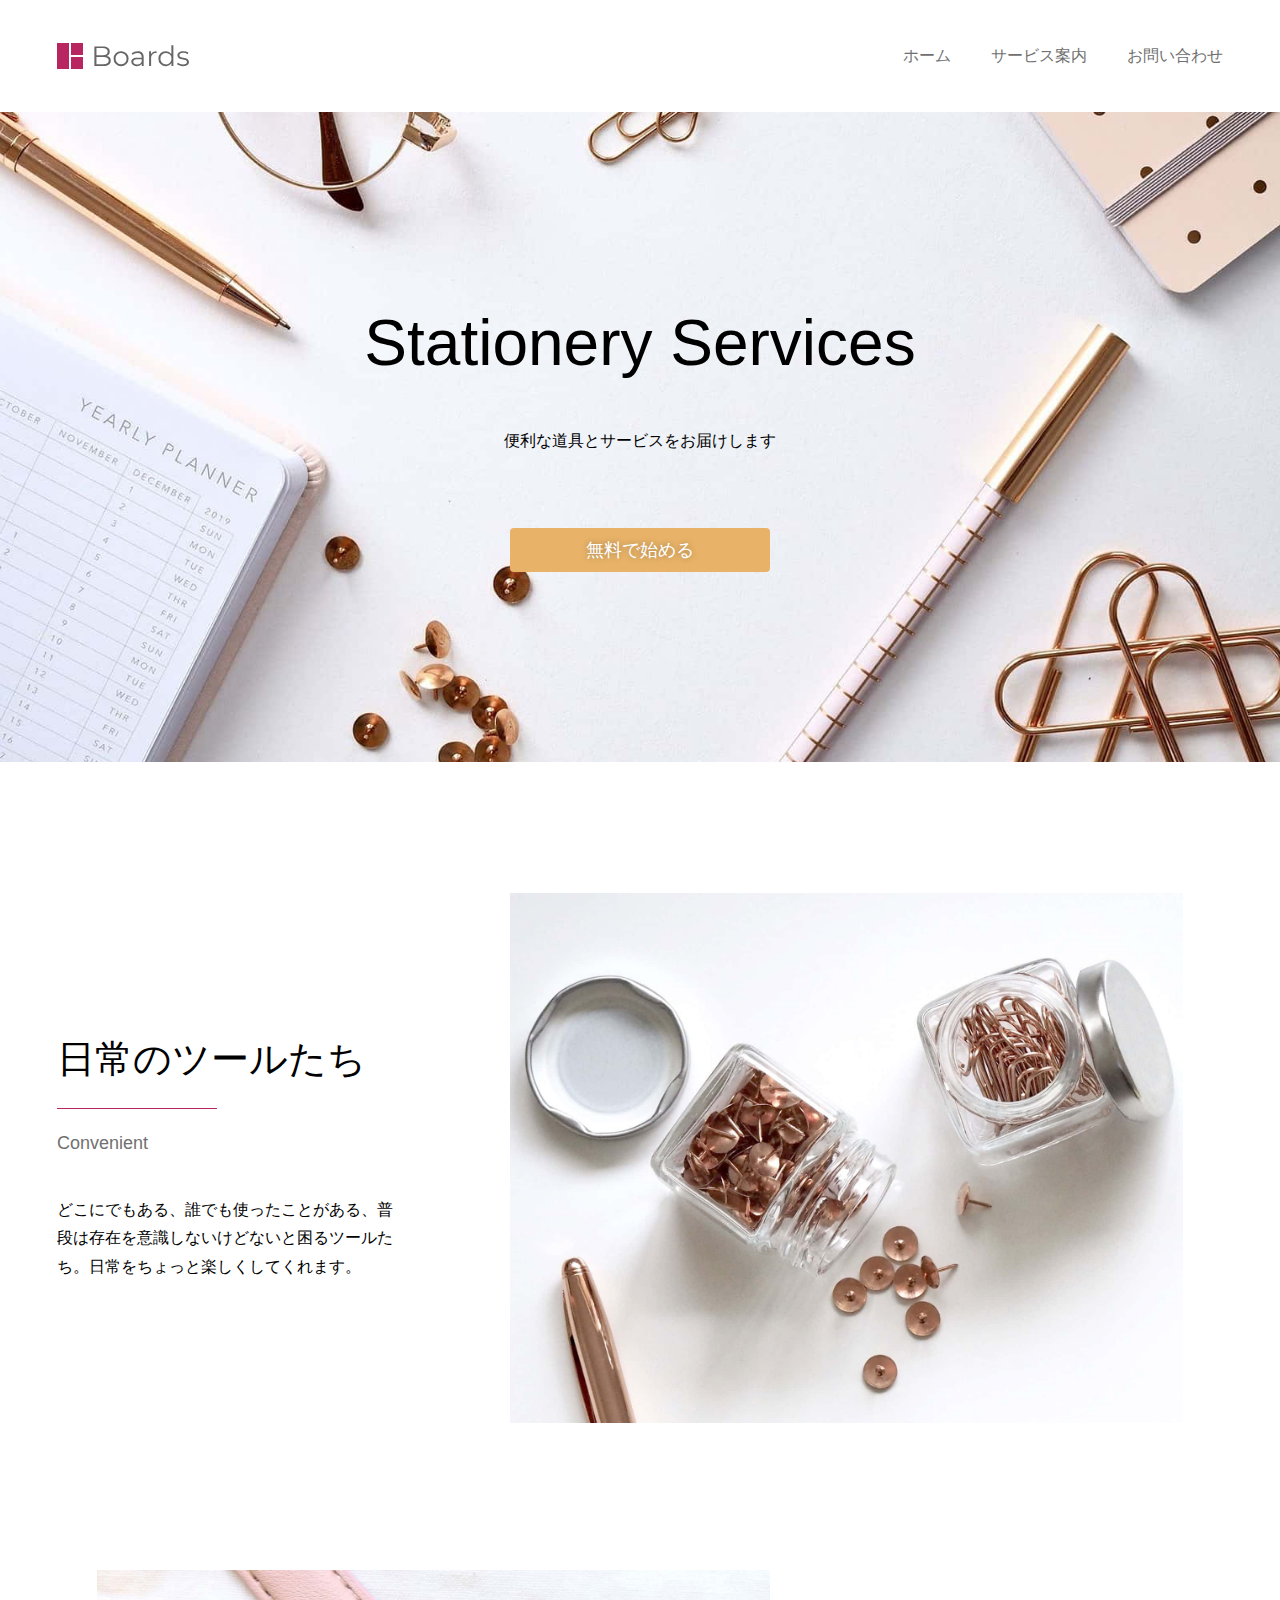
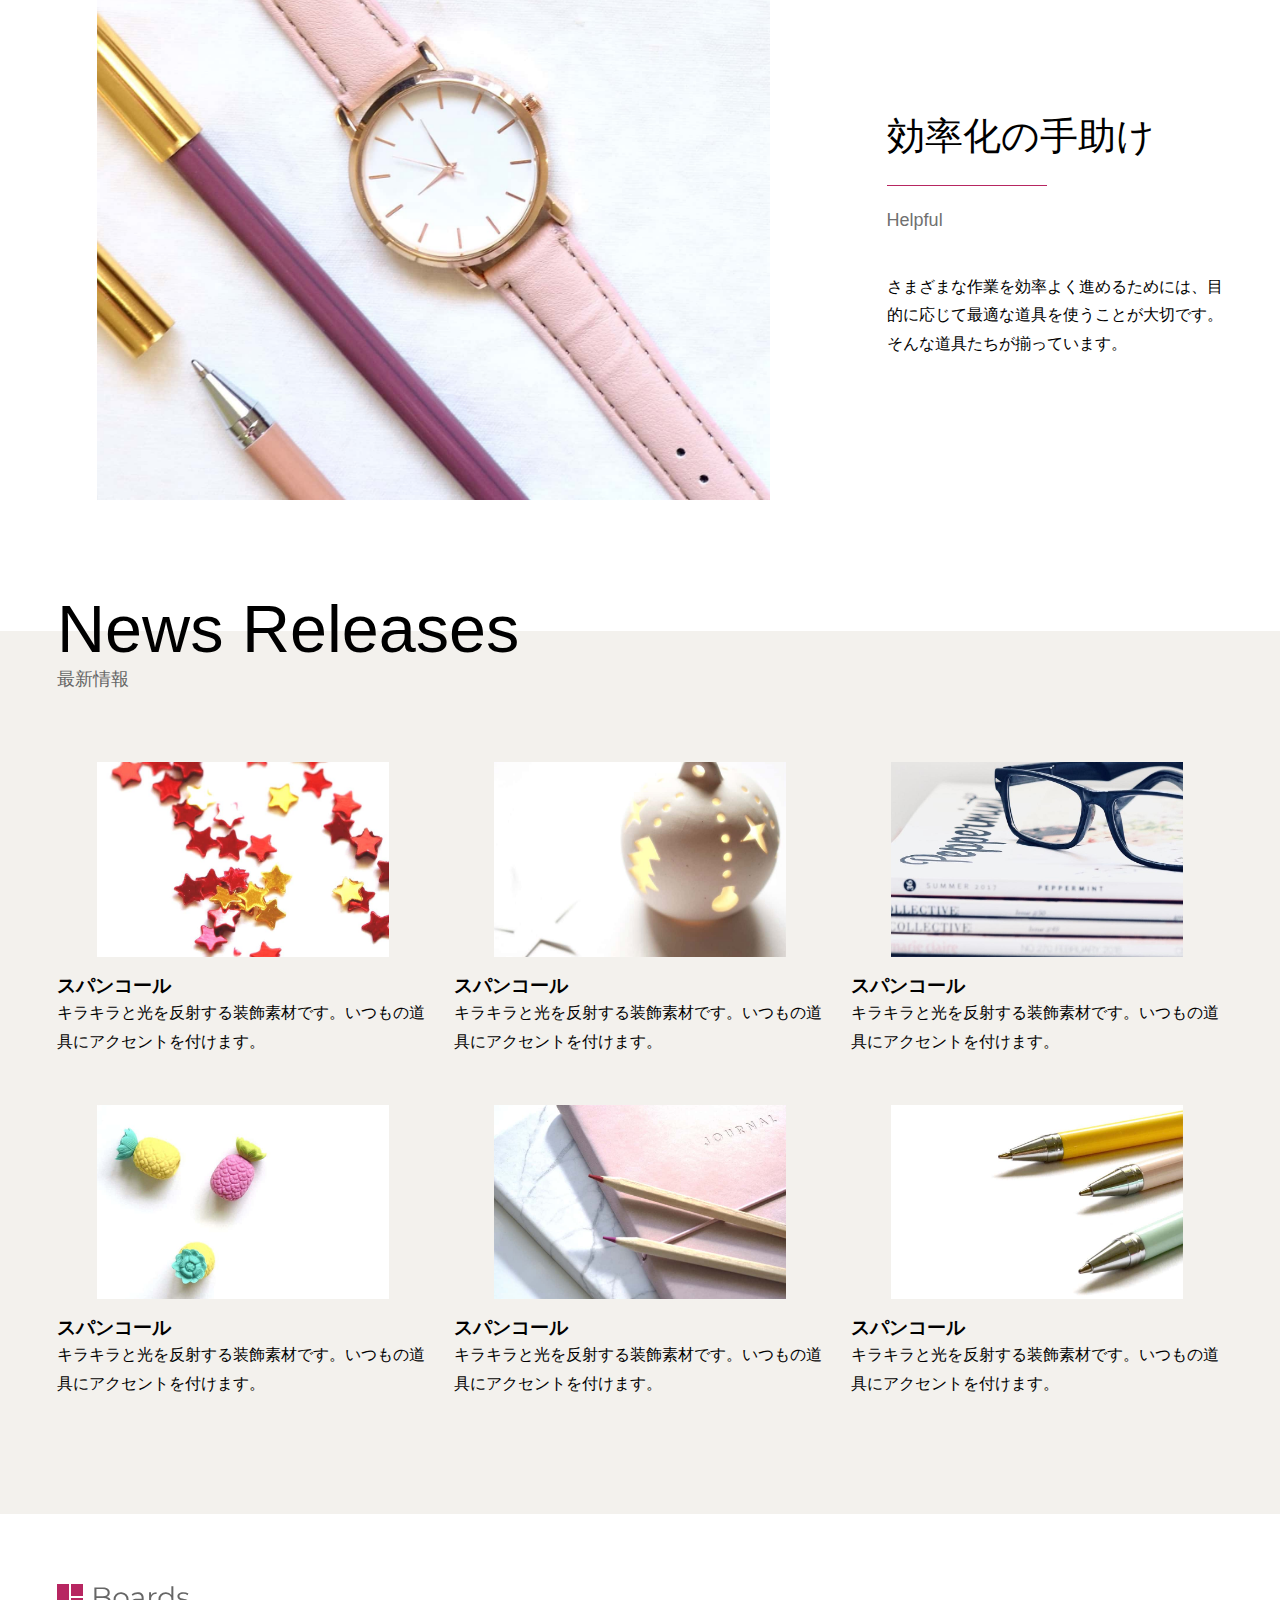
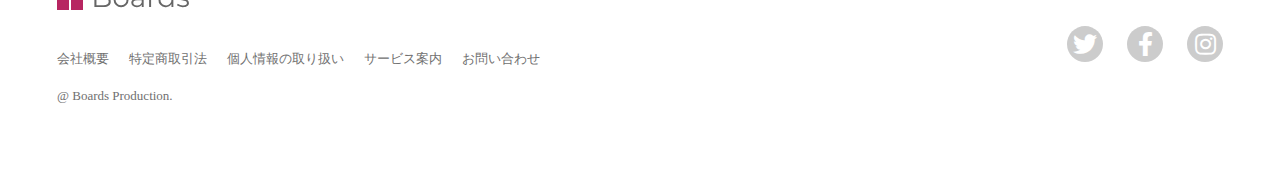
<file: index.html>
<!DOCTYPE html>
<html lang="en">
  <head>
    <meta charset="UTF-8" />
    <meta http-equiv="X-UA-Compatible" content="IE=edge" />
    <meta name="viewport" content="width=device-width, initial-scale=1.0" />
    <link
      href="https://use.fontawesome.com/releases/v5.6.1/css/all.css"
      rel="stylesheet"
    />
    <link rel="stylesheet" href="style.css" />
    <title>responsive</title>
  </head>

  <body>
    <header class="header">
      <div class="header-container w-container">
        <div class="site">
          <a href="index.html">
            <img src="img/logo.svg" alt="Boards" width="135" height="26" />
          </a>
        </div>

        <button class="navbtn">
          <i class="fas fa-bars"></i>
        </button>

        <nav class="nav">
          <ul>
            <li><a href="index.html">ホーム</a></li>
            <li><a href="content.html">サービス案内</a></li>
            <li><a href="#">お問い合わせ</a></li>
          </ul>
        </nav>
        
      </div>
    </header>

    <section class="hero">
      <div class="hero-container w-container">
        <h1>Stationery Services</h1>
        <p>便利な道具とサービスをお届けします</p>
        <a href="#" class="btn">無料で始める</a>
      </div>
    </section>

    <section class="imgtext">
      <div class="imgtext-container w-container">
        <div class="text">
          <h2 class="heading-decoration">日常のツールたち</h2>
          <p>Convenient</p>
          <p>
            どこにでもある、誰でも使ったことがある、普段は存在を意識しないけどないと困るツールたち。日常をちょっと楽しくしてくれます。
          </p>
        </div>
        <figure class="img">
          <img src="img/tool.jpg" alt="" width="1600" height="1260" />
        </figure>
      </div>
    </section>

    <section class="imgtext">
      <div class="imgtext-container reverse w-container">
        <div class="text">
          <h2 class="heading-decoration">効率化の手助け</h2>
          <p>Helpful</p>
          <p>
            さまざまな作業を効率よく進めるためには、目的に応じて最適な道具を使うことが大切です。そんな道具たちが揃っています。
          </p>
        </div>
        <figure class="img">
          <img src="img/helpful.jpg" alt="" width="1600" height="1260" />
        </figure>
      </div>
    </section>

    <section class="posts">
      <div class="w-container">
        <h2 class="heading">News Releases <span>最新情報</span></h2>

        <div class="posts-container">
          <article class="post">
            <a href="#">
              <figure>
                <img src="img/news01.jpg" alt="" width="1000" height="750" />
              </figure>
              <h3>スパンコール</h3>
              <p>
                キラキラと光を反射する装飾素材です。いつもの道具にアクセントを付けます。
              </p>
            </a>
          </article>

          <article class="post">
            <a href="#">
              <figure>
                <img src="img/news02.jpg" alt="" width="1000" height="750" />
              </figure>
              <h3>スパンコール</h3>
              <p>
                キラキラと光を反射する装飾素材です。いつもの道具にアクセントを付けます。
              </p>
            </a>
          </article>

          <article class="post">
            <a href="#">
              <figure>
                <img src="img/news03.jpg" alt="" width="1000" height="750" />
              </figure>
              <h3>スパンコール</h3>
              <p>
                キラキラと光を反射する装飾素材です。いつもの道具にアクセントを付けます。
              </p>
            </a>
          </article>

          <article class="post">
            <a href="#">
              <figure>
                <img src="img/news04.jpg" alt="" width="1000" height="750" />
              </figure>
              <h3>スパンコール</h3>
              <p>
                キラキラと光を反射する装飾素材です。いつもの道具にアクセントを付けます。
              </p>
            </a>
          </article>

          <article class="post">
            <a href="#">
              <figure>
                <img src="img/news05.jpg" alt="" width="1000" height="750" />
              </figure>
              <h3>スパンコール</h3>
              <p>
                キラキラと光を反射する装飾素材です。いつもの道具にアクセントを付けます。
              </p>
            </a>
          </article>

          <article class="post">
            <a href="#">
              <figure>
                <img src="img/news06.jpg" alt="" width="1000" height="750" />
              </figure>
              <h3>スパンコール</h3>
              <p>
                キラキラと光を反射する装飾素材です。いつもの道具にアクセントを付けます。
              </p>
            </a>
          </article>
        </div>
      </div>
    </section>

    <footer class="footer">
      <div class="footer-container w-container">
        <div class="footer-site">
          <a href="index.html">
            <img src="img/logo.svg" alt="Boards" width="135" height="26" />
          </a>
        </div>

        <ul class="footer-sns">
          <li>
            <a href="#">
              <i class="fab fa-twitter"></i>
              <span class="sr-only">Twitter</span>
            </a>
          </li>
          <li>
            <a href="#">
              <i class="fab fa-facebook-f"></i>
              <span class="sr-only">Facebook</span>
            </a>
          </li>
          <li>
            <a href="#">
              <i class="fab fa-instagram"></i>
              <span class="sr-only">Instagram</span>
            </a>
          </li>
        </ul>

        <ul class="footer-menu">
          <li><a href="#">会社概要</a></li>
          <li><a href="#">特定商取引法</a></li>
          <li><a href="#">個人情報の取り扱い</a></li>
          <li><a href="content.html">サービス案内</a></li>
          <li><a href="#">お問い合わせ</a></li>
        </ul>

        <div class="footer-copy">@ Boards Production.</div>
      </div>
    </footer>
  </body>
</html>
</file>
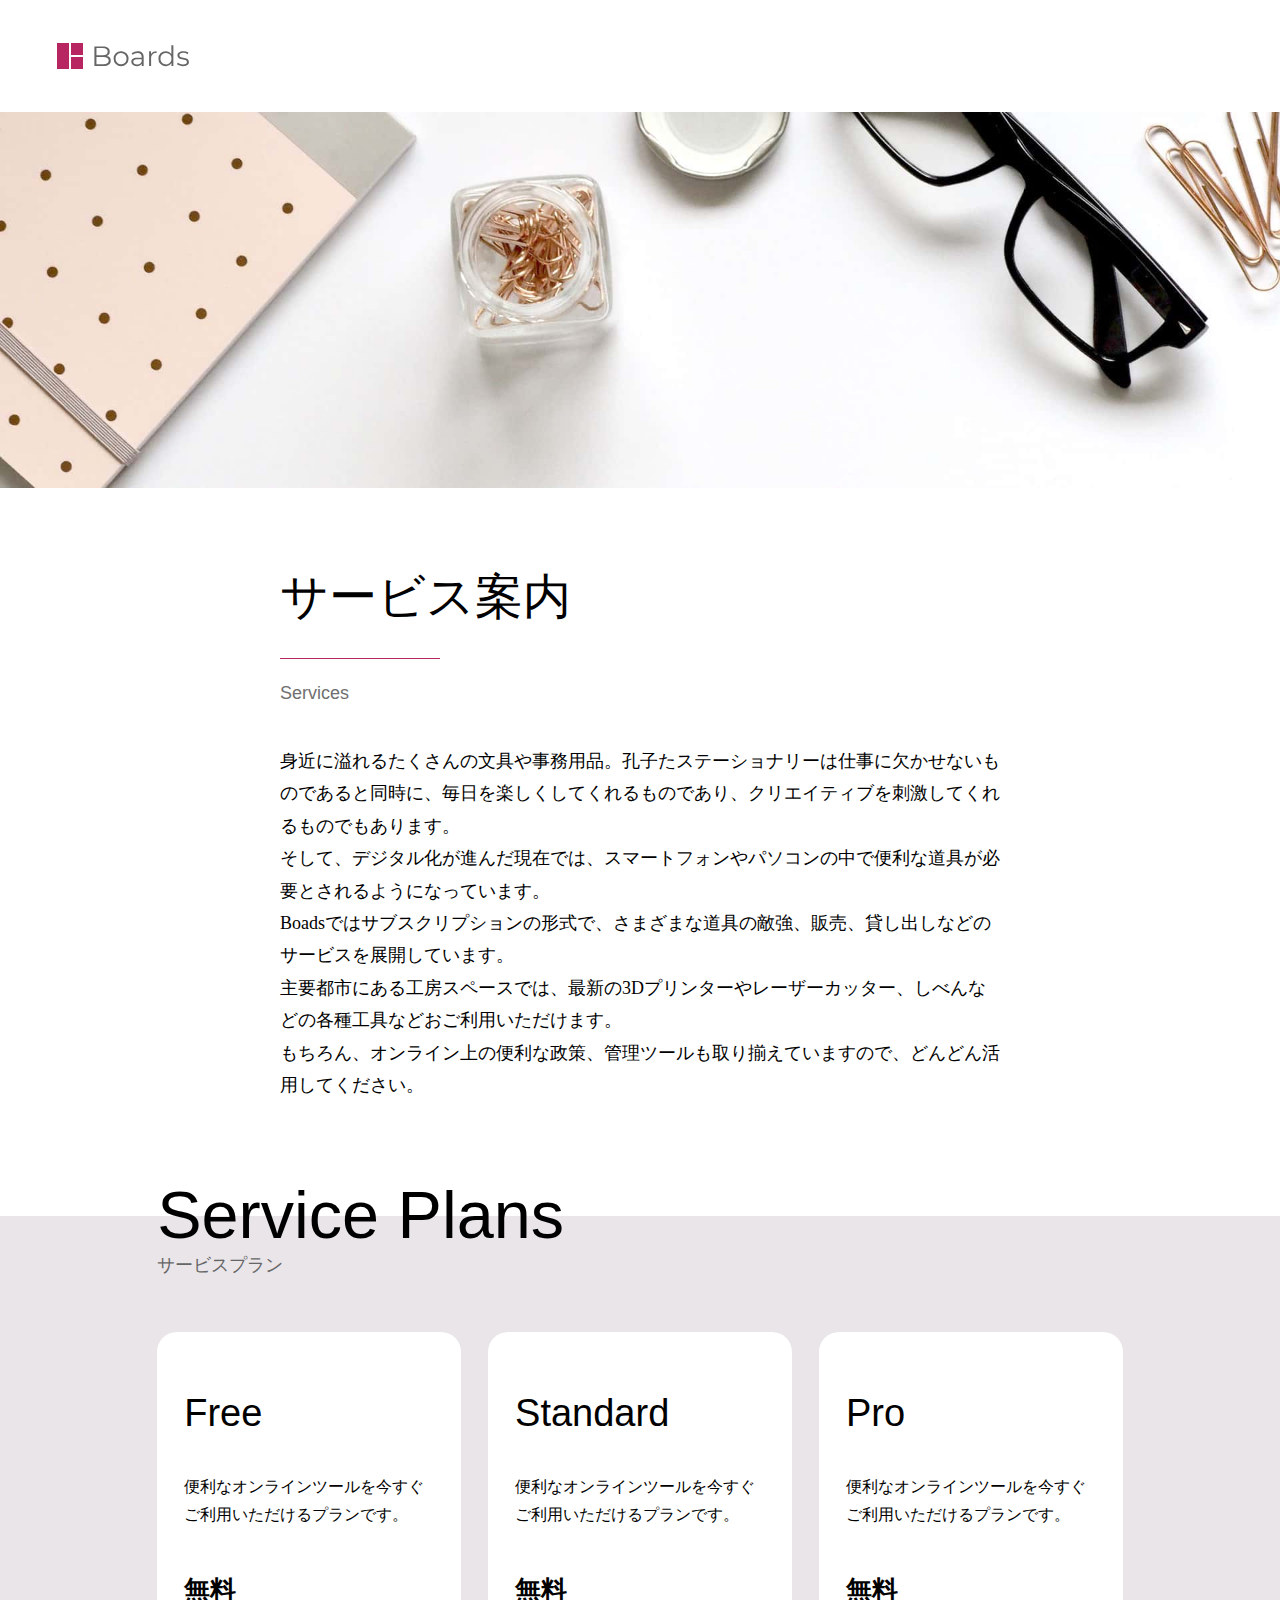
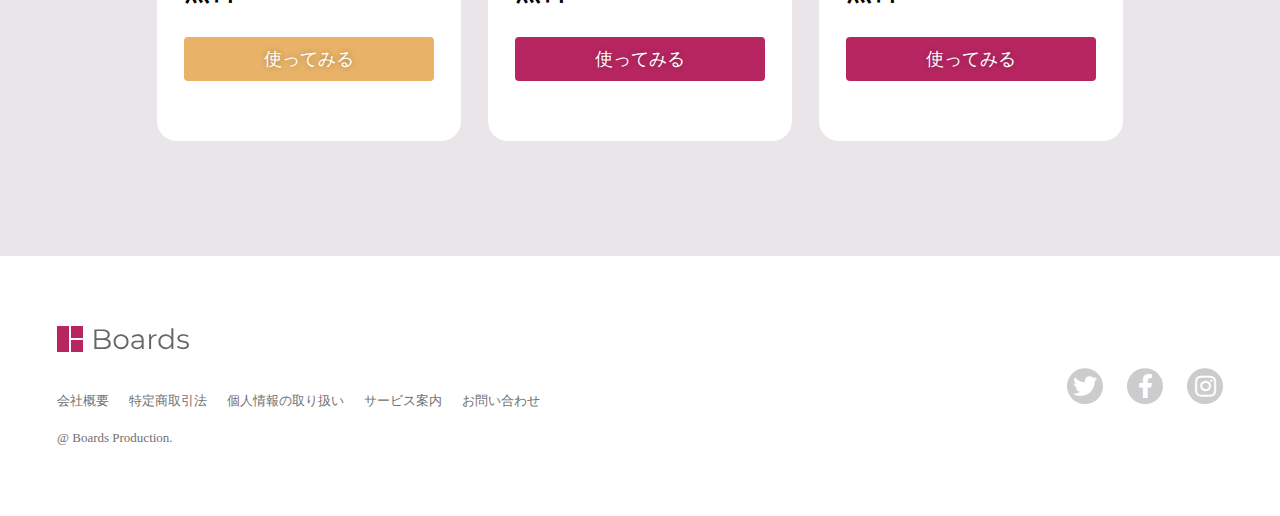
<file: content.html>
<!DOCTYPE html>
<html lang="en">
  <head>
    <meta charset="UTF-8" />
    <meta http-equiv="X-UA-Compatible" content="IE=edge" />
    <meta name="viewport" content="width=device-width, initial-scale=1.0" />
    <link
      href="https://use.fontawesome.com/releases/v5.6.1/css/all.css"
      rel="stylesheet"
    />
    <link rel="stylesheet" href="style.css" />
    <title>responsive</title>
  </head>

  <body>
    <header class="header">
      <div class="header-container w-container">
        <div class="site">
          <a href="index.html">
            <img src="img/logo.svg" alt="Boards" width="135" height="26" />
          </a>
        </div>
        <button class="navbtn">
          <i class="fas fa-bars"></i>
        </button>
      </div>
    </header>

    <article class="entry">
      <figure class="entry-img">
        <img src="img/service.jpg" alt="" width="1600" height="470" />
      </figure>

      <div class="w-container">
        <h1 class="heading-decoration">サービス案内</h1>
        <p>Services</p>

        <div class="entry-container">
          <p>
            身近に溢れるたくさんの文具や事務用品。孔子たステーショナリーは仕事に欠かせないものであると同時に、毎日を楽しくしてくれるものであり、クリエイティブを刺激してくれるものでもあります。
          </p>
          <p>
            そして、デジタル化が進んだ現在では、スマートフォンやパソコンの中で便利な道具が必要とされるようになっています。
          </p>
          <p>
            Boadsではサブスクリプションの形式で、さまざまな道具の敵強、販売、貸し出しなどのサービスを展開しています。
          </p>
          <p>
            主要都市にある工房スペースでは、最新の3Dプリンターやレーザーカッター、しべんなどの各種工具などおご利用いただけます。
          </p>
          <p>
            もちろん、オンライン上の便利な政策、管理ツールも取り揃えていますので、どんどん活用してください。
          </p>
        </div>
      </div>
    </article>

    <section class="plans">
      <div class="w-container">
        <h2 class="heading">
          Service Plans
          <span>サービスプラン</span>
        </h2>

        <div class="plans-container">
          <div class="plan">
            <h3>Free</h3>
            <p class="desc">
              便利なオンラインツールを今すぐご利用いただけるプランです。
            </p>
            <p class="price">無料</p>
            <a href="#" class="btn">使ってみる</a>
          </div>

          <div class="plan">
            <h3>Standard</h3>
            <p class="desc">
              便利なオンラインツールを今すぐご利用いただけるプランです。
            </p>
            <p class="price">無料</p>
            <a href="#" class="btn btn-accent">使ってみる</a>
          </div>

          <div class="plan">
            <h3>Pro</h3>
            <p class="desc">
              便利なオンラインツールを今すぐご利用いただけるプランです。
            </p>
            <p class="price">無料</p>
            <a href="#" class="btn btn-accent">使ってみる</a>
          </div>
        </div>
      </div>
    </section>

    <footer class="footer">
      <div class="footer-container w-container">
        <div class="footer-site">
          <a href="index.html">
            <img src="img/logo.svg" alt="Boards" width="135" height="26" />
          </a>
        </div>

        <ul class="footer-sns">
          <li>
            <a href="#">
              <i class="fab fa-twitter"></i>
              <span class="sr-only">Twitter</span>
            </a>
          </li>
          <li>
            <a href="#">
              <i class="fab fa-facebook-f"></i>
              <span class="sr-only">Facebook</span>
            </a>
          </li>
          <li>
            <a href="#">
              <i class="fab fa-instagram"></i>
              <span class="sr-only">Instagram</span>
            </a>
          </li>
        </ul>

        <ul class="footer-menu">
          <li><a href="#">会社概要</a></li>
          <li><a href="#">特定商取引法</a></li>
          <li><a href="#">個人情報の取り扱い</a></li>
          <li><a href="content.html">サービス案内</a></li>
          <li><a href="#">お問い合わせ</a></li>
        </ul>

        <div class="footer-copy">@ Boards Production.</div>
      </div>
    </footer>
  </body>
</html>
</file>
<file: style.css>
:root {
  --v-space: clamp(90px, 9vw, 120px);
}

body {
  margin: 0;
  background-color: lightgray;
}

h1,
h2,
h3,
h4,
h5,
h6,
p,
ul {
  margin: 0;
  padding: 0;
  list-style: none;
}

p {
  line-height: 1.8;
}

a {
  color: inherit;
  text-decoration: none;
}

a:hover {
  filter: brightness(90%) contrast(120%);
}

img {
  display: block;
  max-width: 100%;
  height: auto;
}

.w-container {
  width: min(92%, 1166px);
  margin: auto;
  position: relative;
}

.header {
  position: sticky;
  top: 0;
  height: 112px;
  background-color: #ffffff;
  z-index: 10;
}

.header-container {
  display: flex;
  justify-content: space-between;
  align-items: center;
  height: 100%;
}

.navbtn {
  padding: 0;
  outline: none;
  border: none;
  background: transparent;
  cursor: pointer;
  color: #aaaaaa;
  font-size: 30px;
}

.hero {
  height: 650px;
  background-image: url(img/hero.jpg);
  background-position: center;
  background-size: cover;
}

.hero-container {
  display: grid;
  justify-items: center;
  align-content: center;
  height: 100%;
}

.hero h1 {
  margin-bottom: 42px;
  font-family: "Montserrat", sans-serif;
  font-size: clamp(48px, 5vw, 68px);
  font-weight: 400;
  line-height: 1.3;
  text-align: center;
}

.hero p {
  margin-bottom: 72px;
}

.btn {
  display: block;
  width: 260px;
  padding: 10px;
  box-sizing: border-box;
  border-radius: 4px;
  background-color: #e8b368;
  color: #ffffff;
  font-size: 18px;
  text-align: center;
  text-shadow: 0 0 6px #00000052;
}

.imgtext {
  padding: var(--v-space) 0;
  background-color: #ffffff;
}

.imgtext + .imgtext {
  padding-top: 0;
}

.heading-decoration {
  font-size: clamp(30px, 3vw, 40px);
  min-height: 0vw;
  font-weight: 400;
}

.heading-decoration::after {
  display: block;
  content: "";
  width: 160px;
  height: 0px;
  border-top: solid 1px #b72661;
  margin-top: 0.6em;
}

.heading-decoration + p {
  margin-top: 1em;
  margin-bottom: 2em;
  color: #707070;
  font-family: "Montserrat", sans-serif;
  font-size: 18px;
}

.imgtext-container {
  display: flex;
  flex-direction: column;
  gap: clamp(45px, 6vw, 80px);
}

.posts {
  padding: var(--v-space) 0;
  background-color: #f3f1ed;
}

.posts-container {
  display: grid;
  grid-template-columns: repeat(2, 1fr);
  gap: 32px 25px;
}

.heading {
  position: absolute;
  top: calc((var(--v-space) + 0.6em) * -1);
  font-family: "Montserrat", sans-serif;
  font-size: clamp(40px, 5.2vw, 70px);
  min-height: 0vw;
  font-weight: 300;
}

.heading span {
  display: block;
  color: #666666;
  font-size: 18px;
}

.footer {
  padding: 70px 0;
  background-color: #ffffff;
  color: #707070;
  font-size: 13px;
}

.footer-container {
  display: grid;
  gap: 50px;
  justify-items: center;
}

.footer-sns {
  display: flex;
  gap: 24px;
  font-size: 24px;
}

.footer-sns a {
  display: grid;
  place-items: center;
  width: 36px;
  aspect-ratio: 1 /1;
  background-color: #cccccc;
  color: #ffffff;
  clip-path: circle(50%);
}

.footer-menu {
  display: flex;
  flex-wrap: wrap;
  justify-content: center;
  gap: 20px;
}

.entry {
  padding-bottom: var(--v-space);
  background-color: #ffffff;
}

.entry-img img {
  width: 100%;
  max-height: 400px;
  object-fit: cover;
  margin-bottom: calc(var(--v-space) * 2 / 3);
}

.entry-img {
  margin: 0;
}

.entry .w-container {
  max-width: 720px;
}

.entry .heading-decoration {
  font-size: clamp(30px, 6.25vw, 48px);
}

.entry-container {
  font-size: clamp(16px, 2.4vw, 18px);
}

.plans {
  padding: var(--v-space);
  background-color: #e9e5e9;
}

.plans-container {
  display: grid;
  gap: 27px;
}

.plan {
  padding: 60px 27px;
  border-radius: 20px;
  background-color: #ffffff;
}

.plan h3 {
  margin-bottom: 38px;
  font-family: "Montserrat", sans-serif;
  font-size: 38px;
  font-weight: 400;
}

.plan .desc {
  margin-bottom: 38px;
}

.plan .price {
  margin-bottom: 22px;
  font-size: 26px;
  font-weight: bold;
}

.plan .btn {
  width: auto;
}

.btn-accent {
  background-color: #b72661;
}

@media (min-width: 768px) {
  .plans-container {
    grid-template-columns: repeat(3, 1fr);
  }

  .posts-container {
    grid-template-columns: repeat(3, 1fr);
  }

  .post img {
    aspect-ratio: 3 / 2;
    object-fit: cover;
    width: 100%;
  }

  .imgtext-container {
    flex-direction: row;
    align-items: center;
  }

  .imgtext-container.reverse {
    flex-direction: row-reverse;
  }

  .imgtext-container > .text {
    flex: 1;
    min-width: 17em;
  }

  .imgtext-container > .img {
    flex: 2;
  }

  .footer-container {
    grid-template-columns: auto auto;
    grid-template-rows: auto auto auto;
    gap: 20px;
  }

  .footer-container > *:not(.footer-sns) {
    justify-self: start;
  }

  .footer-container > .footer-sns {
    grid-column: 2;
    grid-row: 1 / 4;
    justify-self: end;
    align-self: center;
  }

  .footer-container > .footer-site {
    margin-bottom: 20px;
  }
}

  .navbtn {
    display: none;
  }

  .nav ul {
    display: flex;
    gap: 40px;
    color: #707070;
  }

@media (max-width: 767px) {
  .nav {
    position: fixed;
    inset: 0;
    z-index: 100;
    background-color: #4e483ae6;
  }

  .nav ul {
    display: flex;
    flex-direction: column;
    justify-content: center;
    align-items: center;
    height: 100%;
    gap: 40px;
    color: #ffffff;
  }
}
</file>
